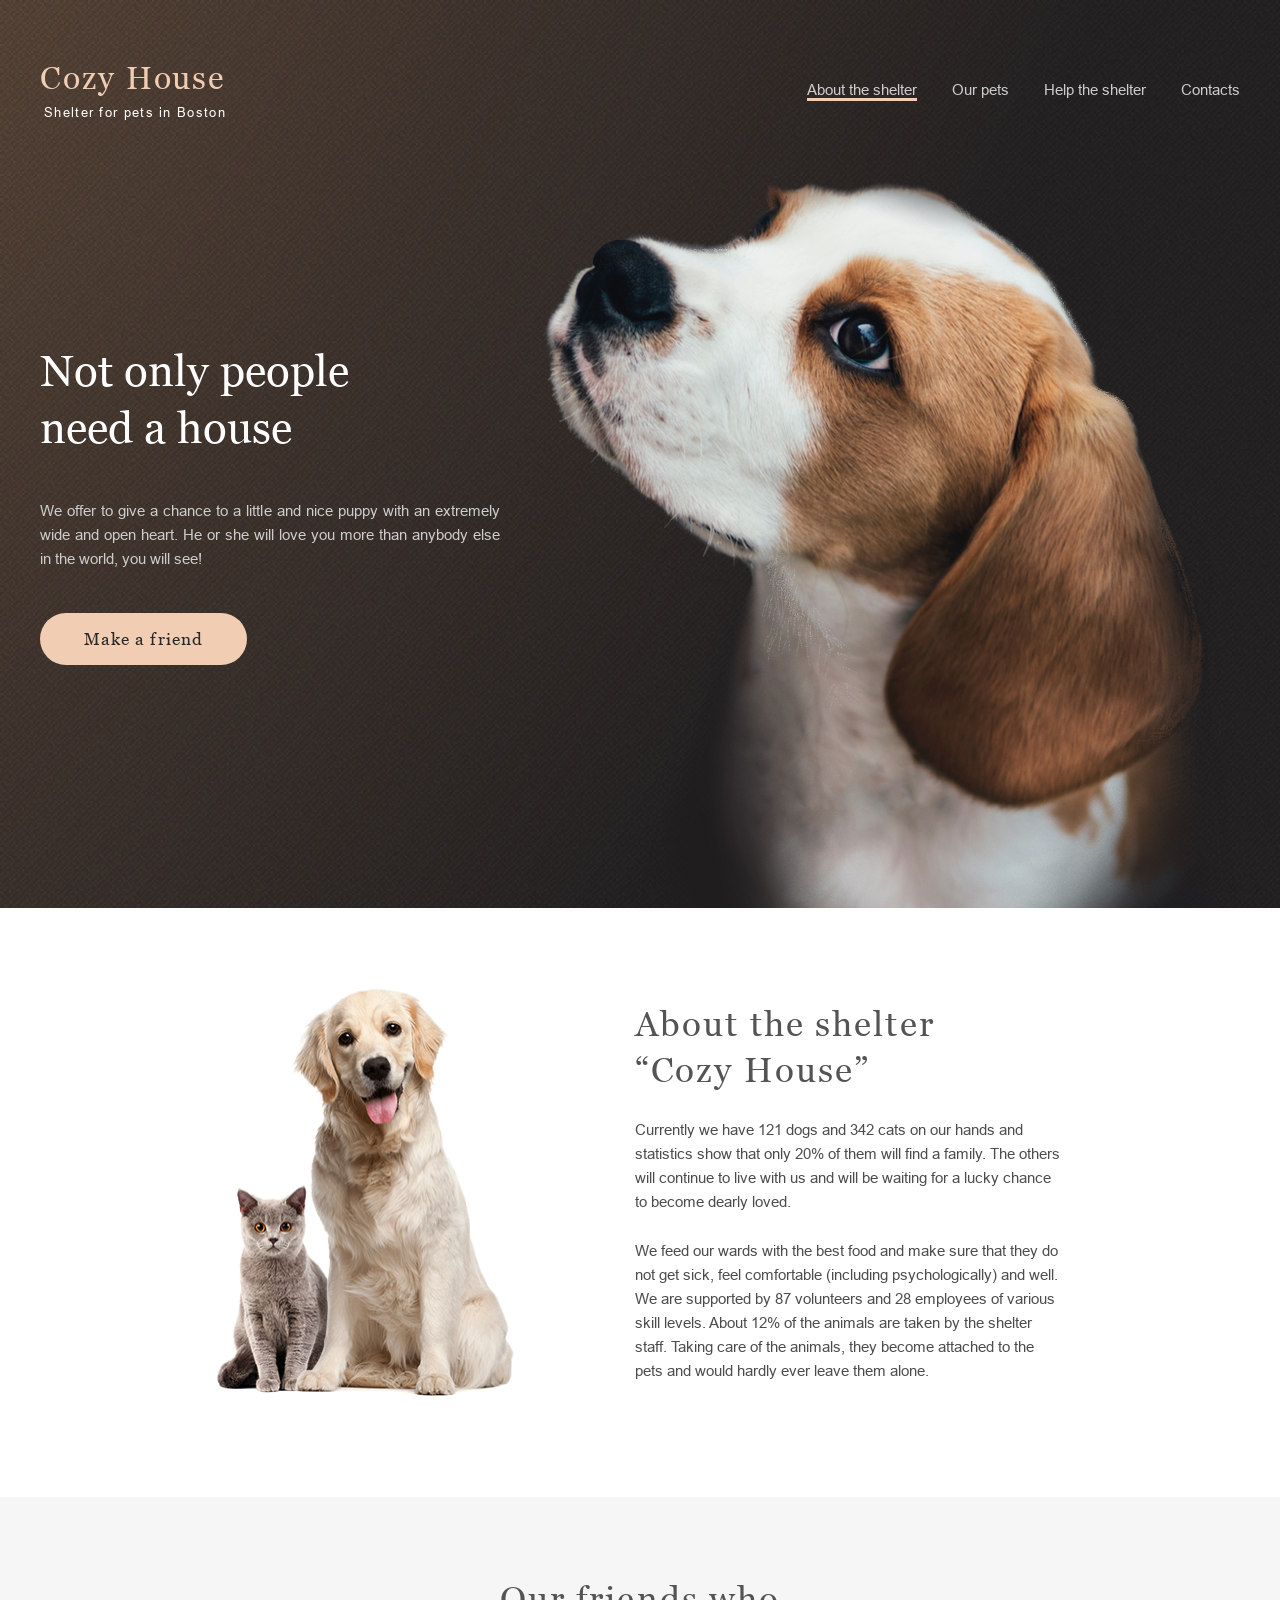
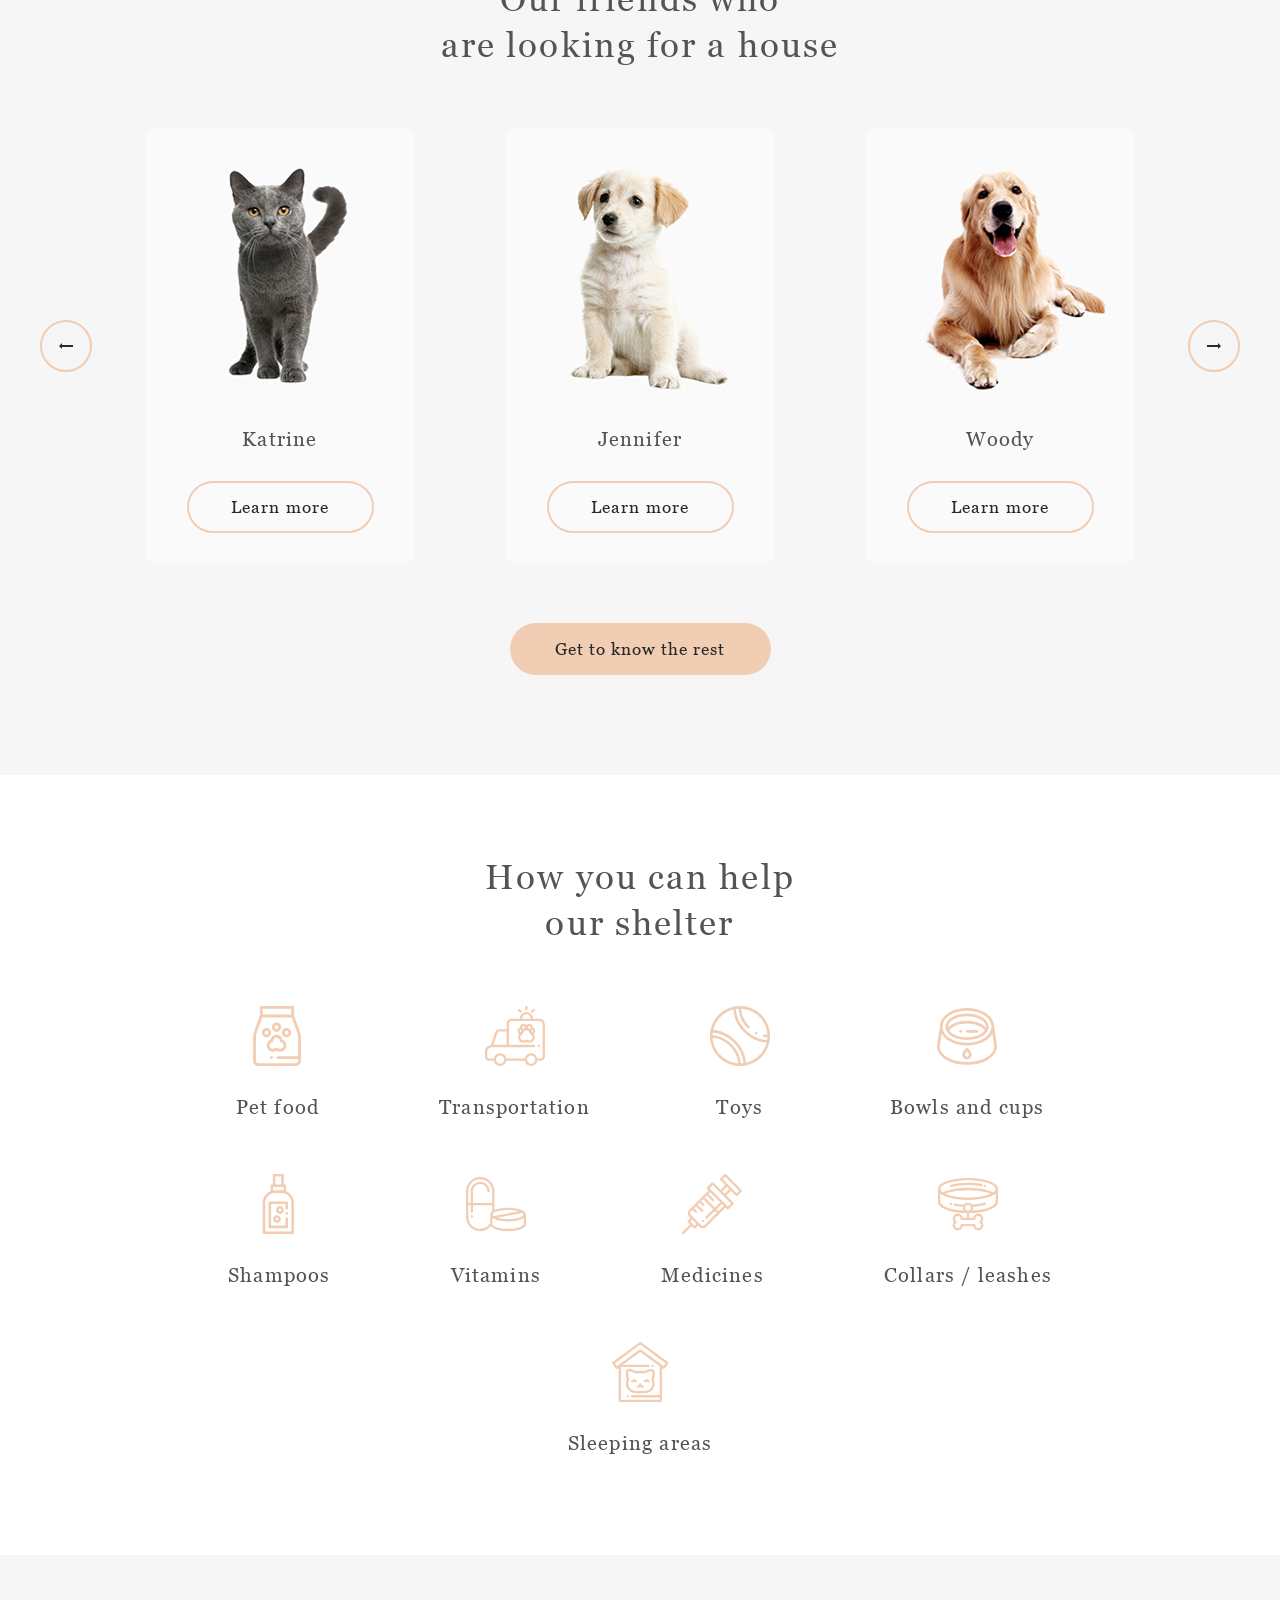
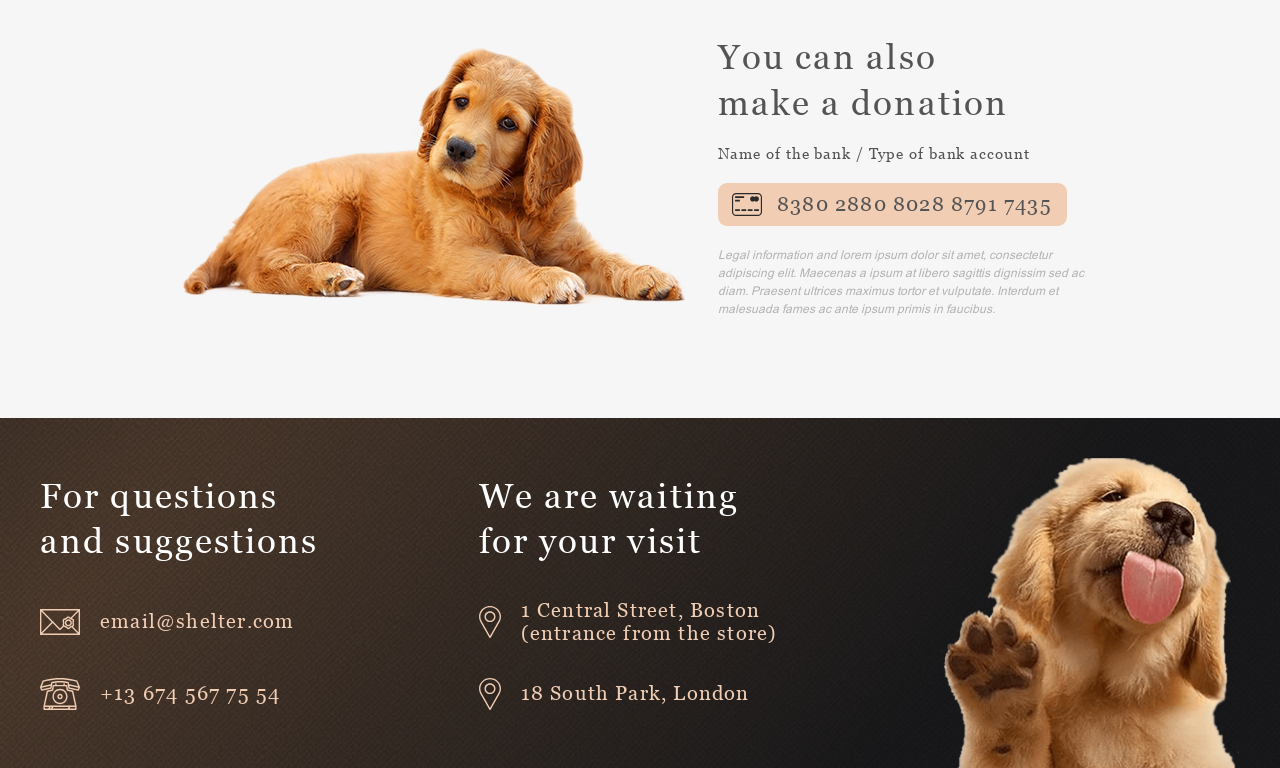
<file: pages/main/index.html>
<!DOCTYPE html>
<html lang="en">
<head>
  <meta charset="UTF-8">
  <meta http-equiv="X-UA-Compatible" content="IE=edge">
  <meta name="viewport" content="width=device-width, initial-scale=1.0">
  <title>Shelter</title>
  <link rel="stylesheet" href="../../vendor/normalize.css">
  <link rel="stylesheet" href="style.css">
</head>
<body>
  <div class="page">
      <header class="header" id="header">
        <div class="wrapper header__wrapper">
         <div class="logo">
          <a href="#" class="logo__link">
            <h1 class="logo__title">Cozy House</h1>
            <p class="logo__subtitle">Shelter for pets in Boston</p>
          </a>
        </div>  
        <a href="#">
          <div class="burger">
            <span class="burger__line"></span>
            <span class="burger__line"></span>
            <span class="burger__line"></span>
          </div>
        </a>
        <nav class="header__menu menu">
          <ul class="menu__list">
            <li><a href="#header" class="menu__link menu__link_active">About the shelter</a></li>
            <li><a href="../pets/index.html" class="menu__link">Our pets</a></li>
            <li><a href="#help" class="menu__link">Help the shelter</a></li>
            <li><a href="#footer" class="menu__link">Contacts</a></li>
          </ul>
        </nav>
        </div>
      </header>
      <main class="content">
        <section class="not-only">
          <div class="wrapper">
          <div class="content-not-only">
            <h2 class="content-not-only__title">Not only people need a house</h2>
            <p class="content-not-only__subtitle">We offer to give a chance to a little and nice puppy with an extremely wide and open heart. He or she will love you more
            than anybody else in the world, you will see!</p>
            <button class="button button_primary">
              <a href="#our-friends" class="button__link">Make a friend</a>
            </button>
            
          </div>
          <div class="not-only__image"></div>
          </div>
        </section>
        <section id="about" class="about">
          <div class="wrapper">
          <img src="../../assets/images/about-pets.png" alt="about-pet" class="about__image">
          <article class="about-content">
            <h3 class="content__title">About the shelter<br> “Cozy House”</h3>
            <p class="about-content__text">Currently we have 121 dogs and 342 cats on our hands and statistics show that only 20% of them will find a family. The
            others will continue to live with us and will be waiting for a lucky chance to become dearly loved.</p>
            <p class="about-content__text">We feed our wards with the best food and make sure that they do not get sick, feel comfortable (including
            psychologically) and well. We are supported by 87 volunteers and 28 employees of various skill levels. About 12% of the
            animals are taken by the shelter staff. Taking care of the animals, they become attached to the pets and would hardly
            ever leave them alone.</p>
          </article>
          </div>
        </section>
        <section id="our-friends" class="our-friends">
          <div class="wrapper">
            <h3 class="content__title">Our friends who<br> are looking for a house</h3>
            <div class="slider">
              <a href="" class="slider__button_arrow" id="btn-left"><img src="../../assets/images/Arrow1.png" alt="arrow"></a>
              <div class="cards" id="cards">
                <div class="cards__item">
                  <img src="../../assets/images/pets-katrine.png" alt="Katrine" class="cards__image">
                  <h4 class="cards__title">Katrine</h4>
                  <button class="button button_secondary">
                    <a href="#Katrine" class="button__link">Learn more</a>
                  </button>
                </div>
                <div class="cards__item cards__2">
                  <img src="../../assets/images/pets-jennifer.png" alt="Jennifer" class="cards__image">
                  <h4 class="cards__title">Jennifer</h4>
                  <button class="button button_secondary">
                    <a href="#Jennifer" class="button__link">Learn more</a>
                  </button>
                </div>
                <div class="cards__item cards__3">
                  <img src="../../assets/images/pets-woody.png" alt="Woody" class="cards__image">
                  <h4 class="cards__title">Woody</h4>
                  <button class="button button_secondary">
                    <a href="#Woody" class="button__link">Learn more</a>
                  </button>
                </div>
                <div class="cards__item cards__4">
                  <img src="../../assets/images/pets-sophie.png" alt="Sophia" class="cards__image">
                  <h4 class="cards__title">Sophia</h4>
                  <button class="button button_secondary">
                    <a href="#Sophia" class="button__link">Learn more</a>
                  </button>
                </div>
                <div class="cards__item cards__5">
                  <img src="../../assets/images/pets-timmy.png" alt="Timmy" class="cards__image">
                  <h4 class="cards__title">Timmy</h4>
                  <button class="button button_secondary">
                    <a href="#Timmy" class="button__link">Learn more</a>
                  </button>
                </div>
                <div class="cards__item cards__6">
                  <img src="../../assets/images/pets-charly.png" alt="Charly" class="cards__image">
                  <h4 class="cards__title">Charly</h4>
                  <button class="button button_secondary">
                    <a href="#Charly" class="button__link">Learn more</a>
                  </button>
                </div>
                <div class="cards__item cards__7">
                  <img src="../../assets/images/pets-scarlet.png" alt="Scarlett" class="cards__image">
                  <h4 class="cards__title">Scarlett</h4>
                  <button class="button button_secondary">
                    <a href="#Scarlett" class="button__link">Learn more</a>
                  </button>
                </div>
                <div class="cards__item cards__8">
                  <img src="../../assets/images/pets-Freddie.png" alt="Freddie" class="cards__image">
                  <h4 class="cards__title">Freddie</h4>
                  <button class="button button_secondary">
                    <a href="#Freddie" class="button__link">Learn more</a>
                  </button>
                </div>
              </div>
              <a href="" class="slider__button_arrow" id="btn-right"><img src="../../assets/images/Arrow2.png" alt="arrow"></a>
            </div>
            <button class="button button_primary">
              <a href="../pets/index.html" class="button__link">Get to know the rest</a>
            </button>
          </div>
        </section>
        <section class="popups" >
          <div class="popup" id="Jennifer">
            <a href="#our-friends" class="popup__area"></a>
            <div class="popup__container">
              <a href="#our-friends" class="popup__button">&#10006;</a>
              <div class="popup__card">
                <img src="../../assets/images/pets-jennifer.png" alt="Jennifer" class="popup__image">
                <div class="popup__description description">
                  <h3 class="description__title">Jennifer</h3>
                  <div class="description__type-breed">
                    <span class="description__type">Dog</span> - 
                    <span class="description__breed">Labrador</span>
                  </div>
                  <p class="description__text">Jennifer is a sweet 2 months old Labrador that is patiently waiting to find a new forever home. This
                  girl really enjoys being able to go outside to run and play, but won't hesitate to play up a storm in the house if she
                  has all of her favorite toys.</p>
                  <ul class="description__list">
                    <li class="description__item"><span class="description__item_bold">Age: </span><span class="description__age"></span> 2 months</li>
                    <li class="description__item"><span class="description__item_bold">Inoculations: </span><span class="description__inoculations">none</span></li>
                    <li class="description__item"><span class="description__item_bold">Diseases: </span><span class="description__diseases">none</span></li>
                    <li class="description__item"><span class="description__item_bold">Parasites: </span><span class="description__parasites">none</span></li>
                  </ul>
                </div>
              </div>
            </div>
          </div>
          <div class="popup" id="Katrine">
            <a href="#our-friends" class="popup__area"></a>
            <div class="popup__container">
              <a href="#our-friends" class="popup__button">&#10006;</a>
              <div class="popup__card">
                <img src="../../assets/images/pets-katrine.png" alt="Katrine" class="popup__image">
                <div class="popup__description description">
                  <h3 class="description__title">Katrine</h3>
                  <div class="description__type-breed">
                    <span class="description__type">Cat</span> -
                    <span class="description__breed">British Shorthair</span>
                  </div>
                  <p class="description__text">Katrine is a beautiful girl. She is as soft as the finest velvet with a thick lush fur. Will love you until the last
                  breath she takes as long as you are the one. She is picky about her affection. She loves cuddles and to stretch into
                  your hands for a deeper relaxations.</p>
                  <ul class="description__list">
                    <li class="description__item"><span class="description__item_bold">Age: </span><span class="description__age"></span> 6 months</li>
                    <li class="description__item"><span class="description__item_bold">Inoculations: </span><span class="description__inoculations">panleukopenia</span></li>
                    <li class="description__item"><span class="description__item_bold">Diseases: </span><span class="description__diseases">none</span></li>
                    <li class="description__item"><span class="description__item_bold">Parasites: </span><span class="description__parasites">none</span></li>
                  </ul>
                </div>
              </div>
            </div>
          </div>
          <div class="popup" id="Woody">
            <a href="#our-friends" class="popup__area"></a>
            <div class="popup__container">
              <a href="#our-friends" class="popup__button">&#10006;</a>
              <div class="popup__card">
                <img src="../../assets/images/pets-woody.png" alt="Woody" class="popup__image">
                <div class="popup__description description">
                  <h3 class="description__title">Woody</h3>
                  <div class="description__type-breed">
                    <span class="description__type">Dog</span> -
                    <span class="description__breed">Golden Retriever</span>
                  </div>
                  <p class="description__text">Woody is a handsome 3 1/2 year old boy. Woody does know basic commands and is a smart pup. Since he is on the stronger
                  side, he will learn a lot from your training. Woody will be happier when he finds a new family that can spend a lot of
                  time with him.</p>
                  <ul class="description__list">
                    <li class="description__item"><span class="description__item_bold">Age: </span><span class="description__age"></span> 3 years 6 months</li>
                    <li class="description__item"><span class="description__item_bold">Inoculations: </span><span class="description__inoculations">adenovirus, distemper</span></li>
                    <li class="description__item"><span class="description__item_bold">Diseases: </span><span class="description__diseases">right back leg mobility reduced</span></li>
                    <li class="description__item"><span class="description__item_bold">Parasites: </span><span class="description__parasites">none</span></li>
                  </ul>
                </div>
              </div>
            </div>
          </div>
        </section>
        <section id="help" class="help">
          <div class="wrapper">
          <h3 class="content__title">How you can help<br> our shelter</h3>
            <ul class="list">
              <li class="list__item">
                <img src="../../assets/icons/icon-pet-food.svg" alt="pet-food-icon" class="list__icon">
                <h4 class="list__title">Pet food</h4>
              </li>
              <li class="list__item">
                <img src="../../assets/icons/icon-transportation.svg" alt="transportation-icon" class="list__icon">
                <h4 class="list__title">Transportation</h4>
              </li>
              <li class="list__item">
                <img src="../../assets/icons/icon-toys.svg" alt="toys-icon" class="list__icon">
                <h4 class="list__title">Toys</h4>
              </li>
              <li class="list__item">
                <img src="../../assets/icons/icon-bowls-and-cups.svg" alt="bowls-and-cups-icon" class="list__icon">
                <h4 class="list__title">Bowls and cups</h4>
              </li>
              <li class="list__item">
                <img src="../../assets/icons/icon-shampoos.svg" alt="shampoos-icon" class="list__icon">
                <h4 class="list__title">Shampoos</h4>
              </li>
              <li class="list__item">
                <img src="../../assets/icons/icon-vitamins.svg" alt="vitamins-icon" class="list__icon">
                <h4 class="list__title">Vitamins</h4>
              </li>
              <li class="list__item">
                <img src="../../assets/icons/icon-medicines.svg" alt="medicines-icon" class="list__icon">
                <h4 class="list__title">Medicines</h4>
              </li>
              <li class="list__item">
                <img src="../../assets/icons/icon-collars-leashes.svg" alt="collars-leashes-icon" class="list__icon">
                <h4 class="list__title">Collars / leashes</h4>
              </li>
              <li class="list__item">
                <img src="../../assets/icons/icon-sleeping-area.svg" alt="sleeping-area-icon" class="list__icon">
                <h4 class="list__title">Sleeping areas</h4>
              </li>
            </ul>
            </div>
        </section>
        <section class="in-addition">
          <div class="wrapper">
          <img src="../../assets/images/donation-dog.png" alt="donation-dog" class="in-addition__image">
          <div class="content-in-addition">
            <h3 class="content__title">You can also<br> make a donation</h3>
            <p class="content__subtitle">Name of the bank / Type of bank account</p>
            <div class="credit-card">
              <img src="../../assets/icons/credit-card.svg" alt="credit-card-icon" class="credit-card__icon">
              <a href="#" class="credit-card__number">8380 2880 8028 8791 7435</a>
            </div>
            <p class="content-in-addition__text">Legal information and lorem ipsum dolor sit amet, consectetur adipiscing elit. Maecenas a ipsum at libero sagittis
            dignissim sed ac diam. Praesent ultrices maximus tortor et vulputate. Interdum et malesuada fames ac ante ipsum primis
            in faucibus.</p>
          </div>
          </div>
        </section>
      </main>
      <footer id="footer" class="footer">
        <div class="wrapper">
        <div class="footer-content">
          <h3 class="content__title">For questions and suggestions</h3>
          <a href="mailto:email@shelter.com" class="footer-contact">
            <img src="../../assets/icons/icon-email.svg" alt="email-icon" class="footer-contact__icon">
            <h4 class="footer-contact__text">email@shelter.com</h4>
          </a>
          <a href="tel:+136745677554" class="footer-contact">
            <img src="../../assets/icons/icon-phone.svg" alt="phone-icon" class="footer-contact__icon">
            <h4 class="footer-contact__text">+13 674 567 75 54</h4>
          </a>
        </div>
        <div class="footer-content">
          <h3 class="content__title">We are waiting for your visit</h3>
          <a target="blank" href="https://www.google.com/maps/place/1+Central+St/@42.3803119,-71.0692617,15.28z/data=!4m6!1m2!2m1!1s1+Central+Street,+Boston!3m2!1s0x89e370868bc2ce7b:0x82fa7db94f5fea9e!15sChgxIENlbnRyYWwgU3RyZWV0LCBCb3N0b26SARBnZW9jb2RlZF9hZGRyZXNz" class="footer-contact footer-contact_address">
            <img src="../../assets/icons/icon-marker.svg" alt="marker-icon" class="footer-contact__icon">
            <h4 class="footer-contact__text">1 Central Street, Boston <br>(entrance from the store)</h4>
          </a>
          <a target="blank" href="https://www.google.com/maps/place/South+Park+Court,+18+S+Park+Rd,+London+SW19+8TD,+%D0%92%D0%B5%D0%BB%D0%B8%D0%BA%D0%BE%D0%B1%D1%80%D0%B8%D1%82%D0%B0%D0%BD%D0%B8%D1%8F/@51.472035,-0.1662296,12.51z/data=!4m9!1m2!2m1!1s18+South+Park,+London!3m5!1s0x487608baa7401b31:0x18e66d9fcd2f7d77!8m2!3d51.4202685!4d-0.2001799!15sChUxOCBTb3V0aCBQYXJrLCBMb25kb26SARFjb21wb3VuZF9idWlsZGluZw" class="footer-contact footer-contact_address">
            <img src="../../assets/icons/icon-marker.svg" alt="marker-icon" class="footer-contact__icon">
            <h4 class="footer-contact__text">18 South Park, London</h4>
          </a>
        </div>
        <div class="footer__image"></div>
        </div>
      </footer>
  </div>
  <script src="script.js"></script>
</body>
</html>
</file>
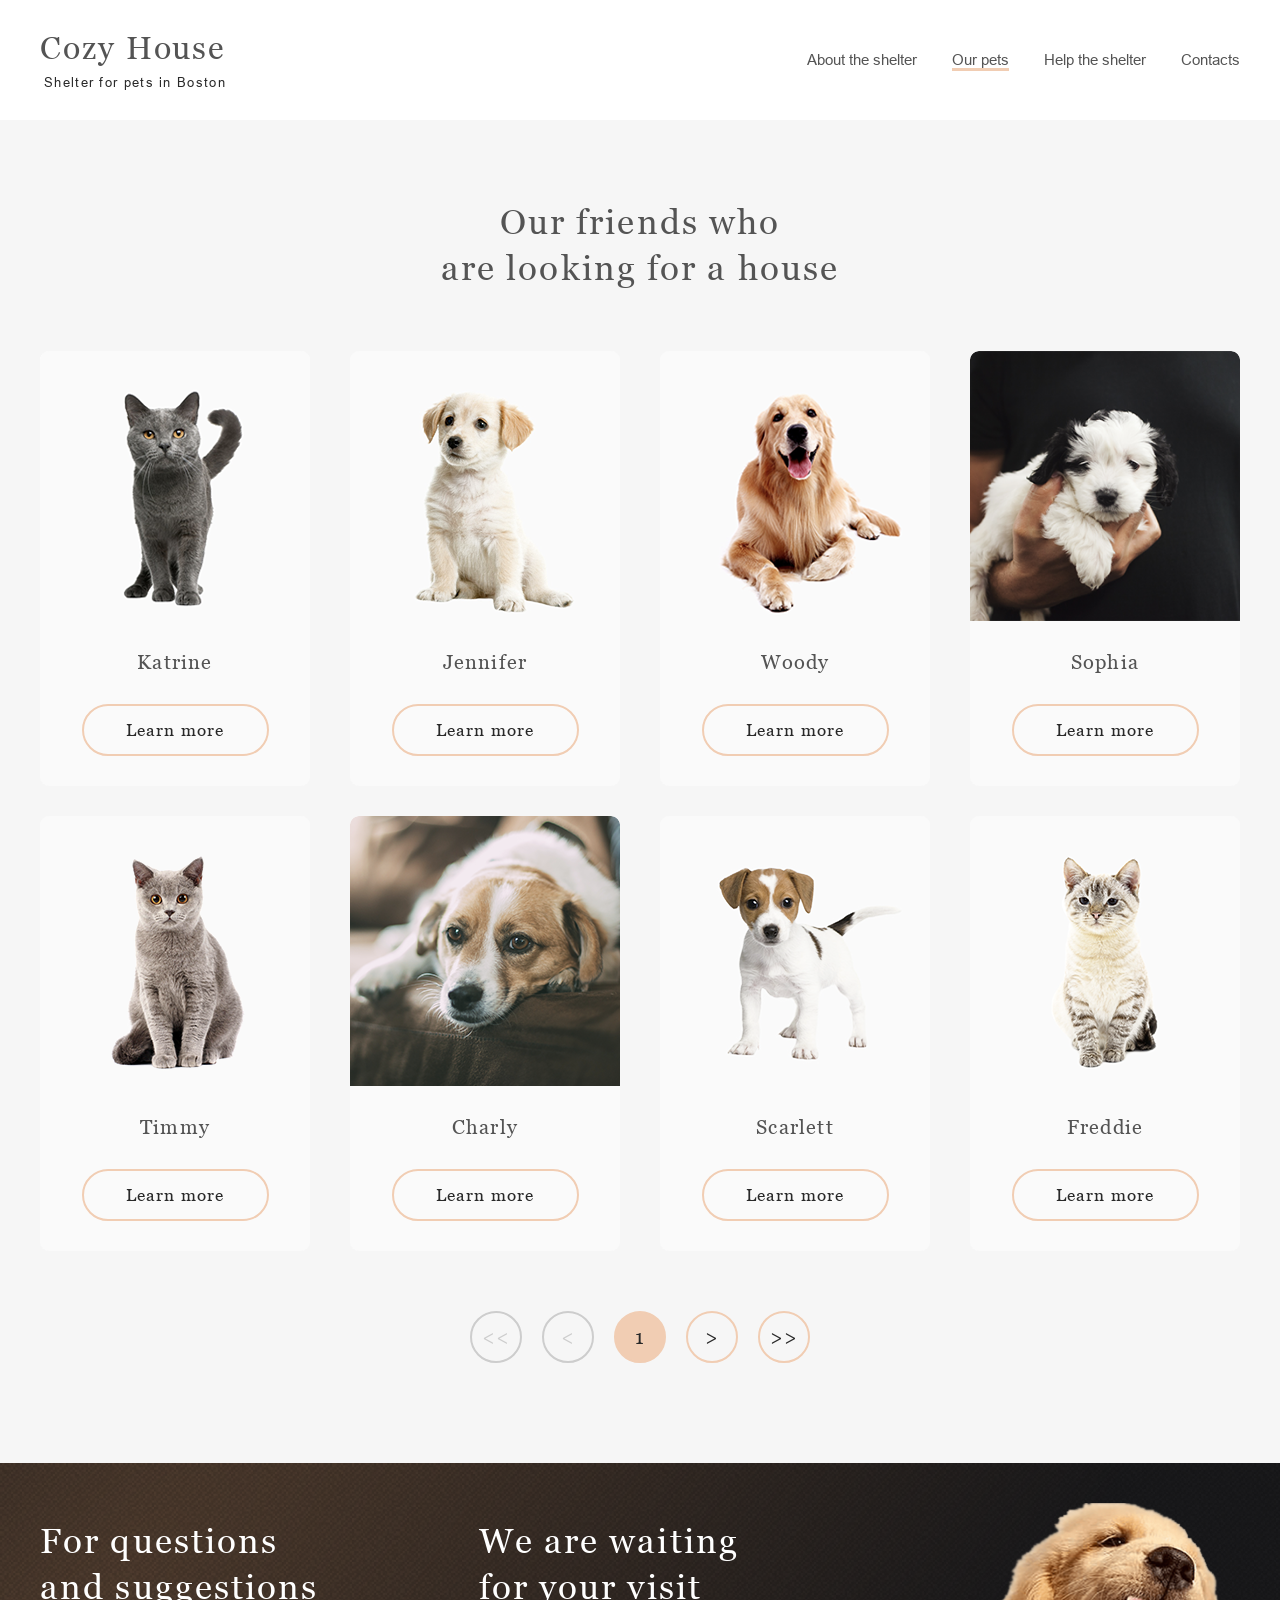
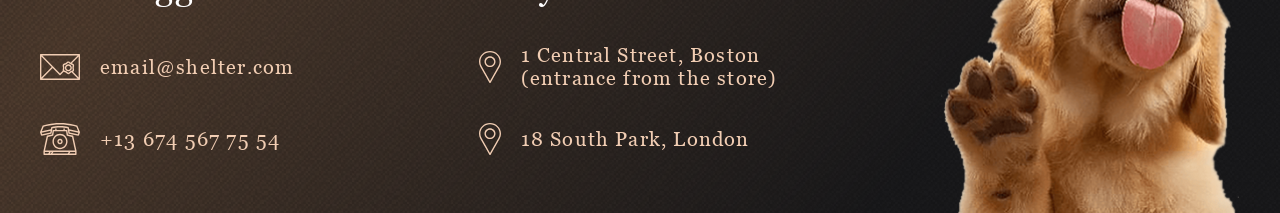
<file: pages/pets/index.html>
<!DOCTYPE html>
<html lang="en">
<head>
  <meta charset="UTF-8">
  <meta http-equiv="X-UA-Compatible" content="IE=edge">
  <meta name="viewport" content="width=device-width, initial-scale=1.0">
  <title>Our pets</title>
  <link rel="stylesheet" href="../../vendor/normalize.css">
  <link rel="stylesheet" href="style.css">
</head>
<body>
  <div class="page">
    <header class="header" id="header">
      <div class="wrapper header__wrapper">
        <div class="logo">
          <a href="../main/index.html" class="logo__link">
            <h1 class="logo__title">Cozy House</h1>
            <p class="logo__subtitle">Shelter for pets in Boston</p>
          </a>
        </div>
      <a href="#">
        <div class="burger">
          <span class="burger__line"></span>
          <span class="burger__line"></span>
          <span class="burger__line"></span>
        </div>
      </a>
      <nav class="header__menu menu">
        <ul class="menu__list">
          <li><a href="../main/index.html" class="menu__link">About the shelter</a></li>
          <li><a href="#" class="menu__link menu__link_active">Our pets</a></li>
          <li><a href="../main/index.html#help" class="menu__link">Help the shelter</a></li>
          <li><a href="#footer" class="menu__link">Contacts</a></li>
        </ul>
      </nav>
      </div>
    </header>
    <main class="content">
      <section class="our-friends">
        <div class="wrapper">
        <h3 class="content__title">Our friends who<br>are looking for a house</h3>
        <div class="cards">
          <div class="cards__item">
            <img src="../../assets/images/pets-katrine.png" alt="Katrine" class="cards__image">
            <h4 class="cards__title">Katrine</h4>
            <button class="button button_secondary">
              <a href="#Katrine" class="button__link">Learn more</a>
            </button>
          </div>
          <div class="cards__item">
            <img src="../../assets/images/pets-jennifer.png" alt="Jennifer" class="cards__image">
            <h4 class="cards__title">Jennifer</h4>
            <button class="button button_secondary">
              <a href="#Jennifer" class="button__link popup__link">Learn more</a>
            </button>
          </div>
          <div class="cards__item">
            <img src="../../assets/images/pets-woody.png" alt="Woody" class="cards__image">
            <h4 class="cards__title">Woody</h4>
            <button class="button button_secondary">
              <a href="#Woody" class="button__link">Learn more</a>
            </button>
          </div>
          <div class="cards__item cards__4">
            <img src="../../assets/images/pets-sophie.png" alt="Sophia" class="cards__image">
            <h4 class="cards__title">Sophia</h4>
            <button class="button button_secondary">
              <a href="#Sophia" class="button__link">Learn more</a>
            </button>
          </div>
          <div class="cards__item cards__5">
            <img src="../../assets/images/pets-timmy.png" alt="Timmy" class="cards__image">
            <h4 class="cards__title">Timmy</h4>
            <button class="button button_secondary">
              <a href="#Timmy" class="button__link">Learn more</a>
            </button>
          </div>
          <div class="cards__item cards__6">
            <img src="../../assets/images/pets-charly.png" alt="Charly" class="cards__image">
            <h4 class="cards__title">Charly</h4>
            <button class="button button_secondary">
              <a href="#Charly" class="button__link">Learn more</a>
            </button>
          </div>
          <div class="cards__item cards__7">
            <img src="../../assets/images/pets-scarlet.png" alt="Scarlett" class="cards__image">
            <h4 class="cards__title">Scarlett</h4>
            <button class="button button_secondary">
              <a href="#Scarlett" class="button__link">Learn more</a>
            </button>
          </div>
          <div class="cards__item cards__8">
            <img src="../../assets/images/pets-Freddie.png" alt="Freddie" class="cards__image">
            <h4 class="cards__title">Freddie</h4>
            <button class="button button_secondary">
              <a href="#Freddie" class="button__link">Learn more</a>
            </button>
          </div>
        </div>
        <nav class="navigation">
          <ul class="navigation__menu">
            <li class="navigation__li"><a class="navigation__link our-friends__button-first navigation__link_disabled"><<</a></li>
            <li class="navigation__li"><a class="navigation__link our-friends__button-left navigation__link_disabled"><</a></li>
            <li class="navigation__li"><a class="navigation__link our-friends__button-number navigation__link_enabled">1</a></li>
            <li class="navigation__li"><a href="#" class="navigation__link our-friends__button-right">></a></li>
            <li class="navigation__li"><a href="#" class="navigation__link our-friends__button-last">>></a></li>
          </ul>
        </nav>
        </div>
      </section>
      <section class="popups" >
        <div class="popup" id="Jennifer">
          <a href="#header" class="popup__area"></a>
          <div class="popup__container">
            <a href="#header" class="popup__button">&#10006;</a>
            <div class="popup__card">
              <img src="../../assets/images/pets-jennifer.png" alt="Jennifer" class="popup__image">
              <div class="popup__description description">
                <h3 class="description__title">Jennifer</h3>
                <div class="description__type-breed">
                  <span class="description__type">Dog</span> - 
                  <span class="description__breed">Labrador</span>
                </div>
                <p class="description__text">Jennifer is a sweet 2 months old Labrador that is patiently waiting to find a new forever home. This
                girl really enjoys being able to go outside to run and play, but won't hesitate to play up a storm in the house if she
                has all of her favorite toys.</p>
                <ul class="description__list">
                  <li class="description__item"><span class="description__item_bold">Age: </span><span class="description__age"></span> 2 months</li>
                  <li class="description__item"><span class="description__item_bold">Inoculations: </span><span class="description__inoculations">none</span></li>
                  <li class="description__item"><span class="description__item_bold">Diseases: </span><span class="description__diseases">none</span></li>
                  <li class="description__item"><span class="description__item_bold">Parasites: </span><span class="description__parasites">none</span></li>
                </ul>
              </div>
            </div>
          </div>
        </div>
        <div class="popup" id="Katrine">
          <a href="#header" class="popup__area"></a>
          <div class="popup__container">
            <a href="#header" class="popup__button">&#10006;</a>
            <div class="popup__card">
              <img src="../../assets/images/pets-katrine.png" alt="Katrine" class="popup__image">
              <div class="popup__description description">
                <h3 class="description__title">Katrine</h3>
                <div class="description__type-breed">
                  <span class="description__type">Cat</span> -
                  <span class="description__breed">British Shorthair</span>
                </div>
                <p class="description__text">Katrine is a beautiful girl. She is as soft as the finest velvet with a thick lush fur. Will love you until the last
                breath she takes as long as you are the one. She is picky about her affection. She loves cuddles and to stretch into
                your hands for a deeper relaxations.</p>
                <ul class="description__list">
                  <li class="description__item"><span class="description__item_bold">Age: </span><span class="description__age"></span> 6 months</li>
                  <li class="description__item"><span class="description__item_bold">Inoculations: </span><span class="description__inoculations">panleukopenia</span></li>
                  <li class="description__item"><span class="description__item_bold">Diseases: </span><span class="description__diseases">none</span></li>
                  <li class="description__item"><span class="description__item_bold">Parasites: </span><span class="description__parasites">none</span></li>
                </ul>
              </div>
            </div>
          </div>
        </div>
        <div class="popup" id="Woody">
          <a href="#header" class="popup__area"></a>
          <div class="popup__container">
            <a href="#header" class="popup__button">&#10006;</a>
            <div class="popup__card">
              <img src="../../assets/images/pets-woody.png" alt="Woody" class="popup__image">
              <div class="popup__description description">
                <h3 class="description__title">Woody</h3>
                <div class="description__type-breed">
                  <span class="description__type">Dog</span> -
                  <span class="description__breed">Golden Retriever</span>
                </div>
                <p class="description__text">Woody is a handsome 3 1/2 year old boy. Woody does know basic commands and is a smart pup. Since he is on the stronger
                side, he will learn a lot from your training. Woody will be happier when he finds a new family that can spend a lot of
                time with him.</p>
                <ul class="description__list">
                  <li class="description__item"><span class="description__item_bold">Age: </span><span class="description__age"></span> 3 years 6 months</li>
                  <li class="description__item"><span class="description__item_bold">Inoculations: </span><span class="description__inoculations">adenovirus, distemper</span></li>
                  <li class="description__item"><span class="description__item_bold">Diseases: </span><span class="description__diseases">right back leg mobility reduced</span></li>
                  <li class="description__item"><span class="description__item_bold">Parasites: </span><span class="description__parasites">none</span></li>
                </ul>
              </div>
            </div>
          </div>
        </div>
        <div class="popup" id="Sophia">
          <a href="#header" class="popup__area"></a>
          <div class="popup__container">
            <a href="#header" class="popup__button">&#10006;</a>
            <div class="popup__card">
              <img src="../../assets/images/pets-sophie.png" alt="Sophia" class="popup__image">
              <div class="popup__description description">
                <h3 class="description__title">Sophia</h3>
                <div class="description__type-breed">
                  <span class="description__type">Dog</span> -
                  <span class="description__breed">Shih tzu</span>
                </div>
                <p class="description__text">Sophia here and I'm looking for my forever home to live out the best years of my life. I am full of energy. Everyday I'm
                learning new things, like how to walk on a leash, go potty outside, bark and play with toys and I still need some
                practice.</p>
                <ul class="description__list">
                  <li class="description__item"><span class="description__item_bold">Age: </span><span class="description__age"></span>1 month</li>
                  <li class="description__item"><span class="description__item_bold">Inoculations: </span><span class="description__inoculations">parvovirus</span></li>
                  <li class="description__item"><span class="description__item_bold">Diseases: </span><span class="description__diseases">none</span></li>
                  <li class="description__item"><span class="description__item_bold">Parasites: </span><span class="description__parasites">none</span></li>
                </ul>
              </div>
            </div>
          </div>
        </div>
        <div class="popup" id="Timmy">
          <a href="#header" class="popup__area"></a>
          <div class="popup__container">
            <a href="#header" class="popup__button">&#10006;</a>
            <div class="popup__card">
              <img src="../../assets/images/pets-timmy.png" alt="Timmy" class="popup__image">
              <div class="popup__description description">
                <h3 class="description__title">Timmy</h3>
                <div class="description__type-breed">
                  <span class="description__type">Cat</span> -
                  <span class="description__breed">British Shorthair</span>
                </div>
                <p class="description__text">Timmy is an adorable grey british shorthair male. He loves to play and snuggle. He is neutered and up to date on age
                appropriate vaccinations. He can be chatty and enjoys being held. Timmy has a lot to say and wants a person to share his
                thoughts with.</p>
                <ul class="description__list">
                  <li class="description__item"><span class="description__item_bold">Age: </span><span
                      class="description__age"></span>2 years 3 months</li>
                  <li class="description__item"><span class="description__item_bold">Inoculations: </span><span
                      class="description__inoculations">calicivirus, viral rhinotracheitis</span></li>
                  <li class="description__item"><span class="description__item_bold">Diseases: </span><span
                      class="description__diseases">kidney stones</span></li>
                  <li class="description__item"><span class="description__item_bold">Parasites: </span><span
                      class="description__parasites">none</span></li>
                </ul>
              </div>
            </div>
          </div>
        </div>
        <div class="popup" id="Charly">
          <a href="#header" class="popup__area"></a>
          <div class="popup__container">
            <a href="#header" class="popup__button">&#10006;</a>
            <div class="popup__card">
              <img src="../../assets/images/pets-charly.png" alt="Charly" class="popup__image">
              <div class="popup__description description">
                <h3 class="description__title">Charly</h3>
                <div class="description__type-breed">
                  <span class="description__type">Dog</span> -
                  <span class="description__breed">Russell Terrier</span>
                </div>
                <p class="description__text">This cute boy, Charly, is three years old and he likes adults and kids. He isn’t fond of many other dogs, so he might do
                best in a single dog home. Charly has lots of energy, and loves to run and play. We think a fenced yard would make him
                very happy.</p>
                <ul class="description__list">
                  <li class="description__item"><span class="description__item_bold">Age: </span><span class="description__age"></span>8 years</li>
                  <li class="description__item"><span class="description__item_bold">Inoculations: </span><span class="description__inoculations">bordetella bronchiseptica, leptospirosis</span></li>
                  <li class="description__item"><span class="description__item_bold">Diseases: </span><span class="description__diseases">deafness, blindness</span></li>
                  <li class="description__item"><span class="description__item_bold">Parasites: </span><span class="description__parasites">lice, fleas</span></li>
                </ul>
              </div>
            </div>
          </div>
        </div>
        <div class="popup" id="Scarlett">
          <a href="#header" class="popup__area"></a>
          <div class="popup__container">
            <a href="#header" class="popup__button">&#10006;</a>
            <div class="popup__card">
              <img src="../../assets/images/pets-scarlet.png" alt="Scarlett" class="popup__image">
              <div class="popup__description description">
                <h3 class="description__title">Scarlett</h3>
                <div class="description__type-breed">
                  <span class="description__type">Dog</span> -
                  <span class="description__breed">Jack Russell Terrier</span>
                </div>
                <p class="description__text">Scarlett is a happy, playful girl who will make you laugh and smile. She forms a bond quickly and will make a loyal
                companion and a wonderful family dog or a good companion for a single individual too since she likes to hang out and be
                with her human.</p>
                <ul class="description__list">
                  <li class="description__item"><span class="description__item_bold">Age: </span><span class="description__age"></span>3 months</li>
                  <li class="description__item"><span class="description__item_bold">Inoculations: </span><span class="description__inoculations">parainfluenza</span></li>
                  <li class="description__item"><span class="description__item_bold">Diseases: </span><span class="description__diseases">none</span></li>
                  <li class="description__item"><span class="description__item_bold">Parasites: </span><span class="description__parasites">none</span></li>
                </ul>
              </div>
            </div>
          </div>
        </div>
        <div class="popup" id="Freddie">
          <a href="#header" class="popup__area"></a>
          <div class="popup__container">
            <a href="#header" class="popup__button">&#10006;</a>
            <div class="popup__card">
              <img src="../../assets/images/pets-Freddie.png" alt="Freddie" class="popup__image">
              <div class="popup__description description">
                <h3 class="description__title">Freddie</h3>
                <div class="description__type-breed">
                  <span class="description__type">Cat</span> -
                  <span class="description__breed">British Shorthair</span>
                </div>
                <p class="description__text">Freddie is a little shy at first, but very sweet when he warms up. He likes playing with shoe strings and bottle caps.
                He is quick to learn the rhythms of his human’s daily life. Freddie has bounced around a lot in his life, and is looking
                to find his forever home.</p>
                <ul class="description__list">
                  <li class="description__item"><span class="description__item_bold">Age: </span><span
                      class="description__age"></span>2 months</li>
                  <li class="description__item"><span class="description__item_bold">Inoculations: </span><span
                      class="description__inoculations">rabies</span></li>
                  <li class="description__item"><span class="description__item_bold">Diseases: </span><span
                      class="description__diseases">none</span></li>
                  <li class="description__item"><span class="description__item_bold">Parasites: </span><span
                      class="description__parasites">none</span></li>
                </ul>
              </div>
            </div>
          </div>
        </div>
      </section>
    </main>
    <footer id="footer" class="footer">
      <div class="wrapper">
      <div class="footer-content">
        <h3 class="content__title">For questions and suggestions</h3>
        <a href="mailto:email@shelter.com" class="footer-contact">
          <img src="../../assets/icons/icon-email.svg" alt="email-icon" class="footer-contact__icon">
          <h4 class="footer-contact__text">email@shelter.com</h4>
        </a>
        <a href="tel:+136745677554" class="footer-contact">
          <img src="../../assets/icons/icon-phone.svg" alt="phone-icon" class="footer-contact__icon">
          <h4 class="footer-contact__text">+13 674 567 75 54</h4>
        </a>
      </div>
      <div class="footer-content">
        <h3 class="content__title">We are waiting for your visit</h3>
        <a target="blank"
          href="https://www.google.com/maps/place/1+Central+St/@42.3803119,-71.0692617,15.28z/data=!4m6!1m2!2m1!1s1+Central+Street,+Boston!3m2!1s0x89e370868bc2ce7b:0x82fa7db94f5fea9e!15sChgxIENlbnRyYWwgU3RyZWV0LCBCb3N0b26SARBnZW9jb2RlZF9hZGRyZXNz"
          class="footer-contact footer-contact_address">
          <img src="../../assets/icons/icon-marker.svg" alt="marker-icon" class="footer-contact__icon">
          <h4 class="footer-contact__text">1 Central Street, Boston <br>(entrance from the store)</h4>
        </a>
        <a target="blank"
          href="https://www.google.com/maps/place/South+Park+Court,+18+S+Park+Rd,+London+SW19+8TD,+%D0%92%D0%B5%D0%BB%D0%B8%D0%BA%D0%BE%D0%B1%D1%80%D0%B8%D1%82%D0%B0%D0%BD%D0%B8%D1%8F/@51.472035,-0.1662296,12.51z/data=!4m9!1m2!2m1!1s18+South+Park,+London!3m5!1s0x487608baa7401b31:0x18e66d9fcd2f7d77!8m2!3d51.4202685!4d-0.2001799!15sChUxOCBTb3V0aCBQYXJrLCBMb25kb26SARFjb21wb3VuZF9idWlsZGluZw"
          class="footer-contact footer-contact_address">
          <img src="../../assets/icons/icon-marker.svg" alt="marker-icon" class="footer-contact__icon">
          <h4 class="footer-contact__text">18 South Park, London</h4>
        </a>
      </div>
      <div class="footer__image"></div>
      </div>
    </footer>
  </div>
  <script src="script.js"></script>
</body>
</html>
</file>
<file: pages/main/style.css>
/* Подключение шрифтов */

@font-face {
  font-family: 'Georgia Regular';
  src: url('../../assets/fonts/Georgia.woff') format('woff'),
       url('../../assets/fonts/georgia.ttf') format('truetype');
  font-weight: normal;
  font-style: normal;
}

@font-face {
  font-family: 'Arial';
  src: url('../../assets/fonts/ArialMT.woff2') format('woff2'),
    url('../../assets/fonts/ArialMT.woff') format('woff'),
    url('../../assets/fonts/ArialMT.ttf') format('truetype');
  font-weight: 400;
  font-style: normal;
}

/* Анимация лого */

@keyframes logo {
  0% {
    opacity: 0;
  }
  100% {
    opacity: 100;
  }
}

@keyframes move-left {
  from {
    left: 0px;
  }
  to {
    left: 1260px;
  }
}

@keyframes move-right {
  from {
    left: 1260px;
  }
  to {
    left: 0px;
  }
}


.popup-opened {
  overflow: hidden;
}

.transition-left {
  animation-name: move-left;
  animation-duration: 2s;
}

.transition-right {
  animation-name: move-right;
  animation-duration: 2s;
}

html {
  font-size: 10px;
}



.page {
  font-family: 'Georgia Regular', 'Arial', serif;
}

/* header */

.header__wrapper {
  height: 60px;
  max-width: 1200px;
  margin: 0 auto;
  padding: 60px 40px;
  display: flex;
  justify-content: space-between;
  align-items: center;
}

.header .open {
  right: 0px;
}

.logo {
  min-width: 184px;
}

.logo__link {
  text-decoration: none;
}

.logo__title {
  font-size: 3.2rem;
  line-height: 110%;
  font-weight: 400;
  color: #F1CDB3;
  margin: 0;
  padding-bottom: 10px;
  letter-spacing: 0.06em;
}

.logo__subtitle {
  font-size: 1.3rem;
  line-height: 100%;
  color: #FFFFFF;
  font-weight: 400;
  margin: 0;
  padding-left: 4px;
  font-family: 'Arial', sans-serif;
  letter-spacing: 0.1em;
}

.menu__list {
  list-style: none;
  display: flex;
  padding: 0;
  font-family: 'Arial', sans-serif;
  gap: 35px;
}

.menu__link {
  text-decoration: none;
  color: #CDCDCD;
  font-weight: 400;
  font-size: 1.5rem;
  line-height: 160%;
}

.menu__link:hover {
  color: #FAFAFA;
}

.menu__link_active {
  border-bottom: 3px solid #F1CDB3;;
}

.burger {
  position: relative;
  z-index: 3;

}

.burger__line {
  height: 2px;
  width: 30px;
  background-color: #F1CDB3;
  display: block;
  margin: 8px auto;
  transition: all 0.3s ease-in-out;
}

/* not-only */

.not-only {
  background-image: url(../../assets/images/start-screen-gradient-background.png);
  margin-top: -180px;
  background-repeat: no-repeat;
  background-size: cover;
}

.not-only .wrapper {
  height: 908px;
  width: 1200px;
  padding: 0 40px;
  display: flex;
  justify-content: space-between;
  margin: 0 auto;

}


.content-not-only {
  width: 460px;
  padding-bottom: 243px;
  align-self: flex-end;
}

.content-not-only__title {
  font-size: 4.4rem;
  line-height: 130%;
  font-weight: 400;
  color: #FFFFFF;
  padding: 0;
  margin: 0;
  width: 67.391%;
}

.content-not-only__subtitle {
  padding: 42px 0;
  margin: 0;
  font-size: 1.5rem;
  line-height: 160%;
  font-weight: 400;
  color: #CDCDCD;
  text-align: justify;
  font-family: 'Arial', sans-serif;
  letter-spacing: 0.001em;
}

.button {
  border-radius: 100px;
  height: 52px;
  box-sizing: border-box;
  border: 0;
}

.button__link {
  text-decoration: none;
  Font-size: 1.7rem;
  line-height: 130%;
  font-weight: 400;
  color: #292929;
  letter-spacing: 0.06em;
}

.button_primary {
  background-color: #F1CDB3;
  width: 207px;
}

.not-only__image {
  width: 698px;
  height: 728px;
  align-self: flex-end;
  background-image: url(../../assets/images/start-screen-puppy.png);
}

/* about */
.about {
  background-color: #FFFFFF;
}

.about .wrapper {
  padding: 80px 40px 100px;
  width: 1200px;
  display: flex;
  justify-content: center;
  margin: 0 auto;
}
.about__image {
  padding-right: 120px;
}

.about-content {
  padding: 14px 0;
  width: 430px;
}

.content__title {
  margin: 0;
  font-weight: 400;
  font-size: 3.5rem;
  line-height: 130%;
  color: #545454;
  padding-right: 60px; 
  letter-spacing: 0.06em;
}

.about-content__text {
  padding-top: 25px;
  font-weight: 400;
  font-size: 1.5rem;
  line-height: 160%;
  margin: 0;
  color: #4C4C4C;
  font-family: 'Arial', sans-serif;
}

/* our-friends */

.our-friends {
  background-color: #F6F6F6;
}

.our-friends .wrapper {
  width: 1200px;
  padding: 80px 40px 100px;
  text-align: center;
  margin: 0 auto;
}

.our-friends .content__title {
  text-align: center;
  padding-right: 0;
}

.slider {
  display: flex;
  align-items: center;
  justify-content: space-between;
  margin: 60px 0;
}

.slider__button_arrow {
  border: 2px solid #F1CDB3;
  border-radius: 100px;
  width: 52px;
  height: 52px;
  display: flex;
  justify-content: center;
  align-items: center;
  box-sizing: border-box;
}

.slider__button_arrow:hover {
  background-color: #F1CDB3;
}

.cards {
  display: flex;
  gap: 90px;
  width: 990px;
  overflow: hidden;
  position: relative;
}

.cards__item {
  width: 270px;
  height: 435px;
  display: flex;
  flex-direction: column;
  align-items: center;
  background-color: #FAFAFA;
  border-radius: 9px;
}

.cards__item:hover {
  cursor: pointer;
  background-color: rgba(255, 255, 255, 1);
}
.cards__item:hover .button_secondary {
  background-color: #F1CDB3;
}

.cards__item:hover .button_secondary:hover {
  background-color: #FDDCC4;
  border: #FDDCC4;
}

.cards__image {
  border-radius: 9px 9px 0px 0px;
  width: 270px;
  height: 270px;
}

.cards__title {
  margin: 30px 0;
  font-weight: 400;
  font-size: 2rem;
  line-height: 23px;
  color: #545454;
  letter-spacing: 0.06em;
}

.button_secondary {
  border: 2px solid #F1CDB3;
  width: 187px;
  box-sizing: border-box;
  background-color: rgba(0, 0, 0, 0);
}

.our-friends .button_primary {
  margin: 0 auto;
  width: 261px;
  box-sizing: border-box;
}

.button_primary:hover {
  background-color: #FDDCC4;
}



/* popup */

.popup {
  background-color: rgba(41, 41, 41, 0.6);
  position: fixed;
  left: 0;
  top: 0;
  width: 100%;
  height: 100%;
  opacity: 0;
  visibility: hidden;
  overflow-y: auto;
  overflow-x: hidden;
  transition: all 0.8s ease 0s;
}

.popup:target {
  opacity: 1;
  visibility: visible;
}

.popup__area {
  position: absolute;
  width: 100%;
  height: 100%;
  top: 0;
  left: 0;
}

.popup__container {
  z-index: 4;
  position: fixed;
  top: 50%;
  left: 50%;
  width: 952px;
  transform: translate(-50%, -50%);
  animation: scale 0.5s linear 1;
  z-index: 2;
}

.popup__button {
  width: 52px;
  height: 52px;
  position: absolute;
  display: flex;
  align-items: center;
  justify-content: center;
  border: 2px solid #F1CDB3;
  border-radius: 50%;
  cursor: pointer;
  box-sizing: border-box;
  background-color: rgba(253, 220, 196, 0);
  top: -52px;
  right: 10px;
  font-size: 12px;
  text-decoration: none;
  color: #000000;
}

.popup__button:hover {
  background-color: rgba(253, 220, 196, 1);
  border: 2px solid #FDDCC4;
}

.popup__card {
  width: 900px;
  display: flex;
  justify-content: space-between;
  background: #FAFAFA;
  border-radius: 9px;
  overflow: hidden;
}

.popup__image {
  width: 500px;
}

.popup__description {
  padding: 50px 20px 50px 0;
  max-width: 351px;
}

.description__title {
  font-weight: 400;
  font-size: 3.5rem;
  line-height: 130%;
  letter-spacing: 0.06em;
  margin: 0;
}

.description__type-breed {
  margin: 10px 0 40px;
  font-weight: 400;
  font-size: 2rem;
  line-height: 115%;
  letter-spacing: 0.06em;
}

.description__text {
  font-weight: 400;
  font-size: 1.5rem;
  line-height: 110%;
  letter-spacing: 0.06em;
  margin: 0;
}

.description__list li::before {
  color: #F1CDB3;
  content: "•";
  padding-right: 10px;
}

.description__list {
  padding: 0;
  list-style: none;
  margin: 40px 0 0;
  font-weight: 400;
  font-size: 1.5rem;
  line-height: 110%;
  letter-spacing: 0.06em;
  color: #000000;
}

.description__item {
  padding-bottom: 10px;
}

.description__item:last-child {
  padding-bottom: 0;
}

.description__item_bold {
  font-weight: 700;
}

/* help */

.help {
  background-color:#FFFFFF;
}

.help .wrapper {
  width: 1200px;
  padding: 80px 40px 100px;
  margin: 0 auto;
  
}
.help .content__title {
  text-align: center;
  padding-right: 0;
}

.list {
  list-style: none;
  width: 1026px;
  display: flex;
  flex-wrap: wrap;
  padding: 0;
  margin: 60px auto 0;
  justify-content: center;
  align-content: space-between;
  /* height: 281px; */
  row-gap: 55px;
  column-gap: 120px;
}

.list__item {
  height: 113px;
  display: flex;
  flex-direction: column;
  align-items: center;
}

.list__title {
  font-weight: 400;
  font-size: 1.98rem;
  line-height: 115%;
  color: #545454;
  letter-spacing: 0.06em;
  margin-bottom: 0;
  margin-top: 30px;
}

/* in-addition */

.in-addition {
  background-color:#F6F6F6;
}

.in-addition .wrapper {
  width: 915px;
  padding: 80px 182.5px 100px;
  margin: 0 auto;
  display: flex;
  justify-content: space-between;
}

.in-addition__image {
  width: 505px;
  object-fit:contain;
}

.content-in-addition {
  width: 380px;
}

.content__subtitle {
  font-weight: 400;
  font-size: 1.5rem;
  line-height: 110%;
  color: #545454;
  margin: 20px 0;
  letter-spacing: 0.06em;
}

.credit-card {
  display: flex;
  justify-content: space-evenly;
  align-items: center;
  border-radius: 9px;
  width: 349px;
  height: 43px;
  background-color: #F1CDB3;
  box-sizing: border-box;
  
}
.credit-card:hover {
  background-color: #FDDCC4;
}

.credit-card__number {
  font-weight: 400;
  font-size: 2rem;
  line-height: 115%;
  color: #545454;
  text-decoration: none;
  letter-spacing: 0.06em;
}

.content-in-addition__text {
  margin: 20px 0 0;
  font-weight: 400;
  font-size: 1.2rem;
  line-height: 150%;
  color: #B2B2B2;
  font-style: italic;
  font-family: 'Arial', sans-serif;
}

/* footer */

.footer {
  background-image: url(../../assets/images/footer-gradient-background.png);
  background-repeat: no-repeat;
  background-size: cover;
}

.footer .wrapper {
  width: 1200px;
  padding: 40px 40px 0;
  display: flex;
  justify-content: space-between;
  margin: 0 auto;
}


.footer-content {
  margin-top: 16px;
  width: 302px;
}

.footer-content:first-child {
  width: 279px;
}

.footer-content .content__title {
  color: #FFFFFF;
  padding-right: 0;
  text-align: left;
  font-size: 3.5rem;
}

.footer-contact {
  display: flex;
  margin-top: 34px;
  align-items: center;
  height: 46px;
  text-decoration: none;
}

.footer-contact:first-child {
  width: 278px;
}

.footer-contact:last-child {
  margin-top: 26px;
}

.footer-contact__icon {
  margin-right: 20px;
}

.footer-contact__text {
  font-weight: 400;
  font-size: 2rem;
  line-height: 115%;
  color: #F1CDB3;
  margin: 0;
  letter-spacing: 0.06em;
}

.footer__image {
  background-image: url(../../assets/images/footer-puppy.png);
  width: 300px;
  height: 310px;
}

@media (min-width: 1280px) {
  .burger {
    display: none;
  }
}

@media (min-width: 768px) and (max-width: 1279.9px) {
/* header */
  .header__wrapper {
    padding: 30px 30px 60px;
  }

  .burger {
    display: none;
  }

  /* not-only */
  .not-only {
    background-image: url(../../assets/images/start-screen-gradient-background768.png);
    margin-top: -150px;
  }

  .not-only .wrapper {
    height: 1165px;
    width: 569px;
    padding: 0 100px;
    flex-direction: column;
    justify-content: space-between;
  }
  .content-not-only {
    width: 460px;
    padding-bottom: 100px;
    align-self: center;
    margin-top: 150px;
  }
  
  .content-not-only__title {
    width: 310px;
  }
  
  .not-only__image {
    width: 569px;
    height: 593px;
    background-size: contain;
    background-repeat: no-repeat;
    margin-right: -70px;
  }
  .button_primary {
    margin-left: 126px;
  }
  /* about */
  .about .wrapper {
    padding: 80px 166px 100px 165px;
    width: 437px;
    flex-direction: column-reverse;
    justify-content: space-between;
    gap: 80px;
  }
  
  .about__image {
    padding: 0 69px;
  }
  
  .about-content {
    padding: 0 4px 0 3px;
  }
  /* our-friends */
  .our-friends .wrapper {
    width: 708px;
    padding: 80px 30px 100px;
    text-align: center;
  }
  .cards {
    gap: 40px;
    width: 580px;
  }
  
  .cards__3 {
    display: none;
  }

    /* popups */
    
    .popup__container {
      width: 682px;
    }
    
    .popup__card {
      width: 630px;
    }
    
    .popup__image {
      width: 350px;
      object-fit: contain;
    }
    
    .popup__description {
      padding: 10px 9px 10px 0;
      max-width: 260px;
    }
    
    .description__type-breed {
      margin: 10px 0 20px;
    
    }
    
    .description__text {
      font-size: 1.3rem;
    }
    
    .description__list {
      margin: 20px 0 0;
    }
    
    .description__item {
      padding-bottom: 5px;
    }
    
  /* help */
  .help .wrapper {
    width: 630px;
    padding: 80px 69px 100px;
  }
  .list {
    list-style: none;
    width: 630px;
    margin: 60px auto 0;
    column-gap: 60px;
  }
  .list__item {
    width: 170px;
  }
  /* in-addition */
  
  .in-addition .wrapper{
    width: 505px;
    padding: 80px 131px 100px;
    flex-direction: column-reverse;
    gap: 60px;
  }
  .content-in-addition {
    width: 380px;
    align-self: center;
  }
  /* footer */
  .footer {
    background-image: url(../../assets/images/footer-gradient-background768.png);
  }

  .footer .wrapper{
    width: 708px;
    padding: 30px 30px 0;
    flex-wrap: wrap;
    justify-content: center;
    row-gap: 56px;
    column-gap: 60px;
  }
  
  .footer-content {
    margin-right: 0;
    margin-top: 0;
    width: 302px;
  }
}


@media (max-width: 767.9px) {

  /* header */
  .header__wrapper {
    height: 60px;
    padding: 30px 53px 60px 10px;
  }

  .header__menu {
    display: none;
  }

  .logo__title {
    font-size: 3.17rem;
  }


  /* not-only */
  .not-only {
    background-image: url(../../assets/images/start-screen-gradient-background320.png);
    margin-top: -150px;
  }

  .not-only .wrapper {
    width: 300px;
    height: 823px;
    padding: 0 10px;
    flex-direction: column;
    justify-content: space-between;
 
    gap: 105px;
    
  }
  
  .content-not-only {
    width: 300px;
    align-self: center;
    margin-top: 150px;
    text-align: center;
    padding-bottom: 0;
  }
  
  .content-not-only__title {
    font-size: 2.5rem;
    letter-spacing: 0.06em;
    margin: 0 auto;
  }
  
  .content-not-only__subtitle {
    text-align: center;
  }
  
  .not-only__image {
    width: 260px;
    height: 271.77px;
    background-size: contain;
    background-repeat: no-repeat;
    align-self: flex-end;
  }
  /* about */
  .about .wrapper{
    padding: 42px 10px;
    width: 300px;
    flex-direction: column-reverse;
    gap: 42px;
    justify-content: center;
    text-align: center;
  }
  .about__image {
    padding-right: 0;
    width: 260px;
    align-self: center;
  }
  .about-content {
    padding: 0;
    width: 300px;
  } 
  .content__title {
    font-size: 2.5rem;
    padding-right: 0;
  }
  .about-content__text {
    text-align: justify;
    padding: 23px 15px 0;
  }
  /* our-friends */
  .our-friends .wrapper{
    width: 300px;
    padding: 42px 10px;
    text-align: center;
  }
  .slider__button_arrow {
    order: 2;
  }
  .slider {
    display: flex;
    flex-wrap: wrap;
    align-items: center;
    justify-content: center;
    margin: 42px 0;
    gap: 20px 80px;
  }

  .cards {
    width: 270px;
  }
  .cards__2 {
    display: none;
  }
  .cards__3 {
    display: none;
  }
  .our-friends .content__title {
    font-size: 2.5rem;
  }

  /* popups */
  .popup__button {
    right: 0;
  }
  
  .popup__image {
    display: none;
  }
  
  .popup__container {
    width: 271px;
  }
  
  .popup__card {
    text-align: center;
    max-width: 240px;
  }
  
  .popup__description {
    padding: 10px;
  }
  
  .description__type-breed {
    margin: 10px 0 20px;
  }
  
  .description__text {
    font-size: 1.3rem;
    text-align: justify;
  }
  
  .description__list {
    text-align: left;
    margin: 24px 0 0;
  }
  
  .description__item {
    padding-bottom: 6px;
  }
  
  /* help */
  .help .wrapper{
    width: 290px;
    padding: 42px 15px;
  }

  .help .content__title {
    text-align: center;
    padding-right: 0;
    font-size: 2.5rem;
  }
  
  .list {
    list-style: none;
    width: 290px;
    margin: 42px auto 0;
    column-gap: 30px;
    row-gap: 30px;
    justify-content: flex-start;
  }
  
  .list__item {
    width: 130px;
    height: 87px;
  }

  .list__title {
    font-size: 1.5rem;
    line-height: 110%;
    color: #545454;
    letter-spacing: 0.06em;
    margin: 20px 0 0;
  }
  .list__icon {
    width: 50px;
    height: 50px;
  }
  /* in-addition */
  .in-addition .wrapper{
    width: 300px;
    padding: 42px 10px;
    flex-direction: column-reverse;
    gap: 42px;
    text-align: center;
  }
  
  .content-in-addition {
    width: 300px;
    align-self: center;
  }
  .in-addition__image {
    width: 260px;
    object-fit: contain;
    margin: 0 auto;
  }
  .content__subtitle {
    line-height: 160%;
    letter-spacing: normal;
  }
  .credit-card {
    width: 281px;
    margin: 0 auto;
  }
  
  .credit-card__number {
    font-size: 1.5rem;
    line-height: 110%;
  }
  .content-in-addition__text {
    margin: 20px 10px 0;
    text-align: justify;
  }
  /* footer */
  .footer {
    background-image: url(../../assets/images/footer-gradient-background320.png);
  }
  .footer .wrapper{
    width: 300px;
    padding: 30px 10px 0;
    flex-wrap: wrap;
    justify-content: center;
    row-gap: 32px;
  }
  
  .footer-content {
    margin-right: 0;
    margin-top: 0;

  }
  .footer .content__title {
    text-align: center;
    font-size: 2.5rem;
    width: 270px;
    height: 64px;
    padding-right: 0;
    margin: 0 auto;
  }
  .footer-contact {
    justify-content: center;
    margin-top: 35px;
  }
  .footer .footer-contact_address {
    justify-content: flex-start;
  }

  .footer-contact_address {
    padding-top: 5px;
  }
  .footer__image {
    width: 260px;
    height: 269px;
    background-image: url(../../assets/images/footer-puppy320px.png);
  }


/* ------------------------------------------------------------------------
Burger menu
------------------------------------------------------------------------ */
    .menu {
      display: block;
      position: fixed;
      top: 0px;
      right: -320px;
      width: 320px;
      height: 1000vh;
      background-color: #292929;
      transition: 0.3s;
      z-index: 2;
    }

    .menu-opened {
      overflow: hidden;
    }

    .menu-opened:after {
      content: '';
      position: absolute;
      top: 0;
      left: 0;
      right: 0;
      bottom: 0;
      background: rgba(41, 41, 41, 0.6);
      z-index: 1;
    }

    .menu__list {
      margin-top: 248px;
      display: flex;
      gap: 40px;
      flex-direction: column;
      align-items: center;
    }
    
    .menu__link {
      font-weight: 400;
      font-size: 32px;
      line-height: 160%;
      font-family: 'Arial';
    }
    
    .logo_open-menu {
      margin-left: calc(100% - 258px);
      position: relative;
      z-index: 3;
      animation-name: logo;
      animation-duration: 2s;
    }

    .is-active .burger__line:nth-child(1) {
      transform: translateX(10px) translateY(10px) rotate(90deg);
    }
    
    .is-active .burger__line:nth-child(2) {
      transform: translateX(0px) translateY(0px) rotate(90deg);
    }
    
    .is-active .burger__line:nth-child(3) {
      transform: translateX(-10px) translateY(-10px) rotate(90deg);
    }
}
</file>
<file: pages/pets/style.css>
@font-face {
  font-family: 'Georgia Regular';
  src: url('../../assets/fonts/Georgia.woff') format('woff'),
    url('../../assets/fonts/georgia.ttf') format('truetype');
  font-weight: normal;
  font-style: normal;
}

@font-face {
  font-family: 'Arial';
  src: url('../../assets/fonts/ArialMT.woff2') format('woff2'),
    url('../../assets/fonts/ArialMT.woff') format('woff'),
    url('../../assets/fonts/ArialMT.ttf') format('truetype');
  font-weight: 400;
  font-style: normal;
}

/* Анимация лого */

@keyframes logo {
  0% {
    opacity: 0;
  }

  100% {
    opacity: 100;
  }
}

html {
  font-size: 10px;
}


.page {
  font-family: 'Georgia Regular', 'Arial', serif;
}



/* header */
.header {
  background-color: #FFFFFF;
  position: sticky;
  top: 0;
}

.header__wrapper {
  height: 60px;
  max-width: 1200px;
  padding: 30px 40px;
  display: flex;
  justify-content: space-between;
  align-items: center;
  margin: 0 auto;
}

.header .open {
  right: 0px;
}

.logo__title {
  font-size: 3.2rem;
  line-height: 110%;
  font-weight: 400;
  color: #545454;
  margin: 0;
  padding-bottom: 10px;
  letter-spacing: 0.06em;
}

.logo__link  {
  text-decoration: none;
}

.logo__subtitle {
  font-size: 1.3rem;
  line-height: 100%;
  color: #292929;
  font-weight: 400;
  margin: 0;
  padding-left: 4px;
  font-family: 'Arial', sans-serif;
  letter-spacing: 0.1em;
}

.menu__list {
  list-style: none;
  display: flex;
  align-items: center;
  padding: 0;
  gap: 35px;
  font-family: 'Arial', sans-serif;
}

.menu__link {
  text-decoration: none;
  color:#545454;
  font-weight: 400;
  font-size: 1.5rem;
  line-height: 160%;
}

.menu__link:hover {
  color: #292929;
}

.menu__link_active {
  border-bottom: 3px solid #F1CDB3;
  ;
}

.burger {
  position: relative;
  z-index: 3;
}

.burger__line {
  height: 2px;
  width: 30px;
  background-color: #000000;
  display: block;
  margin: 8px auto;
  transition: all 0.3s ease-in-out;
}

/* our-friends */ 
.our-friends {
  background-color: #F6F6F6;
}

.our-friends .wrapper {
  width: 1200px;
  padding: 80px 40px 100px;
  margin: 0 auto;

}

.content__title {
  margin: 0;
  text-align: center;
  font-weight: 400;
  font-size: 3.5rem;
  line-height: 130%;
  color: #545454;
  letter-spacing: 0.06em;
}
.cards {
  display: flex;
  flex-wrap: wrap;
  margin: 45px 0;
  width: 1200px;
  height: 930px;
  align-content: space-around;
  padding: 0;
  column-gap: 40px;
  padding: 0;

}

.cards__item {
  width: 270px;
  height: 435px;
  display: flex;
  flex-direction: column;
  align-items: center;
  background-color: #FAFAFA;
  border-radius: 9px;
}

.button {
  border-radius: 100px;
  height: 52px;
  box-sizing: border-box;
  border: 0;
}

.cards__item:hover {
  cursor: pointer;
  background-color: rgba(255, 255, 255, 1);
}

.cards__item:hover .button_secondary {
  background-color: #F1CDB3;
}

.cards__item:hover .button_secondary:hover {
  background-color: #FDDCC4;
  border: #FDDCC4;
}

.cards__image {
  border-radius: 9px 9px 0px 0px;
  width: 270px;
  height: 270px;
}

.cards__title {
  margin: 30px 0;
  font-weight: 400;
  font-size: 2rem;
  line-height: 23px;
  color: #545454;
  letter-spacing: 0.06em;
}


.button_secondary {
  border: 2px solid #F1CDB3;
  width: 187px;
  height: 52px;
  box-sizing: border-box;
  background-color: rgba(0, 0, 0, 0);
}

.button__link {
  text-decoration: none;
  Font-size: 1.7rem;
  line-height: 130%;
  font-weight: 400;
  color: #292929;
  letter-spacing: 0.06em;
}

.navigation__menu {
  display: flex;
  list-style: none;
  justify-content: center;
  margin: 0;
  padding: 0;
  gap: 20px;
}

.navigation__link {
  border: 2px solid #F1CDB3;
  border-radius: 100px;
  width: 52px;
  height: 52px;
  display: flex;
  justify-content: center;
  align-items: center;
  text-decoration: none;
  font-weight: 400;
  font-size: 2rem;
  line-height: 115%;
  color: #292929;
  letter-spacing: 0.06em;
  box-sizing: border-box;
}

.navigation__link_disabled {
  border: 2px solid #CDCDCD;
  color: #CDCDCD;
}

.navigation__link_enabled {
  background-color: #F1CDB3;;
}

.navigation__link:not(.navigation__link_disabled):hover {
  background-color: #F1CDB3;
}

/* popup */

.popup {
  background-color: rgba(41, 41, 41, 0.6);
  position: fixed;
  left: 0;
  top: 0;
  width: 100%;
  height: 100%;
  opacity: 0;
  visibility: hidden;
  overflow-y: auto;
  overflow-x: hidden;
  transition: all 0.8s ease 0s;
} 

.popup:target {
  opacity: 1;
  visibility: visible;
}

.popup__area {
  position: absolute;
  width: 100%;
  height: 100%;
  top: 0;
  left: 0;
}

.popup__container {
  z-index: 4;
  position: fixed;
  top: 50%;
  left: 50%;
  width: 952px;
  transform: translate(-50%, -50%);
  animation: scale 0.5s linear 1;
  z-index: 2;
}

.popup__button {
  width: 52px;
  height: 52px;
  position: absolute;
  display: flex;
  align-items: center;
  justify-content: center;
  border: 2px solid #F1CDB3;
  border-radius: 50%;
  cursor: pointer;
  box-sizing: border-box;
  background-color: rgba(253, 220, 196, 0);
  top: -52px;
  right: 10px;
  font-size: 12px;
  text-decoration: none;
  color: #000000;
}

.popup__button:hover {
  background-color: rgba(253, 220, 196, 1);
  border: 2px solid #FDDCC4;
}
.popup__card {
  width: 900px;
  display: flex;
  justify-content: space-between;
  background: #FAFAFA;
  border-radius: 9px;
  overflow: hidden;
}

.popup__image {
  width: 500px;
}

.popup__description {
  padding: 50px 20px 50px 0;
  max-width: 351px;
}

.description__title {
  font-weight: 400;
  font-size: 3.5rem;
  line-height: 130%;
  letter-spacing: 0.06em;
  margin: 0;
}

.description__type-breed {
  margin: 10px 0 40px;
  font-weight: 400;
  font-size: 2rem;
  line-height: 115%;
  letter-spacing: 0.06em;
}

.description__text {
  font-weight: 400;
  font-size: 1.5rem;
  line-height: 110%;
  letter-spacing: 0.06em;
  margin: 0;
}
.description__list li::before {
  color: #F1CDB3;
  content: "•";
  padding-right: 10px;
}

.description__list {
  padding: 0;
  list-style: none;
  margin: 40px 0  0;
  font-weight: 400;
  font-size: 1.5rem;
  line-height: 110%;
  letter-spacing: 0.06em;
  color: #000000;
}
.description__item {
  padding-bottom: 10px;
}
.description__item:last-child {
  padding-bottom: 0;
}

.description__item_bold {
  font-weight: 700;
}

.scroll-disable {
  overflow: hidden;
}


/* footer */
.footer {
  background-image: url(../../assets/images/footer-gradient-background.png);
  background-repeat: no-repeat;
  background-size: cover;
}

.footer .wrapper {
  width: 1200px;
  padding: 40px 40px 0;
  margin: 0 auto;
  display: flex;
  justify-content: space-between;
}

.footer-content {
  margin-top: 16px;
  width: 302px;
}

.footer-content:first-child {
  width: 279px;
}
.footer-content .content__title {
  color: #FFFFFF;
  padding-right: 0;
  text-align: left;
  font-size: 3.5rem;
}

.footer-contact {
  display: flex;
  margin-top: 34px;
  align-items: center;
  height: 46px;
  text-decoration: none;
}

.footer-contact:first-child {
  width: 278px;
}

.footer-contact:last-child {
  margin-top: 26px;
}

.footer-contact__icon {
  margin-right: 20px;
}

.footer-contact__text {
  font-weight: 400;
  font-size: 2rem;
  line-height: 115%;
  color: #F1CDB3;
  margin: 0;
  letter-spacing: 0.06em;
}

.footer__image {
  background-image: url(../../assets/images/footer-puppy.png);
  width: 300px;
  height: 310px;
}
@media (min-width: 1280px) {
  .burger {
    display: none;
  }
}

@media (min-width: 768px) and (max-width: 1279.9px) {

  /* header */
  .header__wrapper {
    padding: 30px;
  }
  .burger {
    display: none;
  }
  /* our-friends */
  .our-friends .wrapper {
    width: 708px;
    padding: 60px 30px 70px;
    height: 1603px;
  }
  
  .cards {
    margin: 30px 64px 40px;
    width: 580px;
    height: 1365px;
    justify-content: space-between;
    row-gap: 30px;
    column-gap: 40px;
  }
  .content__title {
    margin: 20px 0 30px;
  }
  .cards__7 {
    display: none;
  }
  .cards__8 {
    display: none;
  }

  /* popups */
  .popup__button {
    right: 9px;
  }

  .popup__container {
    width: 682px;
  }
  .popup__card {
    width: 630px;
  }

  .popup__image {
    width: 350px;
    object-fit: contain;
  }

  .popup__description {
    padding: 10px 9px 10px 0;
    max-width: 260px;
  }
  .description__type-breed {
    margin: 10px 0 20px;
      
  }
  
  .description__text {
    font-size: 1.3rem;
  }

  .description__list {
    margin: 20px 0 0;
  }

  .description__item {
    padding-bottom: 5px;
  }

  /* footer */
  .footer {
    background-image: url(../../assets/images/footer-gradient-background768.png);
  }

  .footer .wrapper{
    width: 708px;
    padding: 30px 30px 0;
    flex-wrap: wrap;
    justify-content: center;
    row-gap: 56px;
    column-gap: 60px;
  }

  .footer-content {
    margin-right: 0;
    margin-top: 0;
  }

  .footer-content .content__title {
    margin: 0;
  }
 }


@media (max-width: 767.9px) {

  /* header */
  .header__wrapper {
    padding: 30px 50px 30px 10px;
  }
  .header__menu {
    display: none;
  }

  /* our-friends */
  .our-friends .wrapper{
    width: 300px;
    padding: 42px 10px;
    height: 1565px;
  }
  
  .cards {
    margin: 42px 15px;
    width: 270px;
    height: 1365px;
    justify-content: space-between;
    row-gap: 30px;
  }
  
  .content__title {
    margin: 0 0 42px;
  }
  .cards__4 {
    display: none;
  }
  .cards__5 {
    display: none;
  }
  .cards__6 {
    display: none;
  }
  .cards__7 {
    display: none;
  }
  
  .cards__8 {
    display: none;
  }
  .content__title {
    font-size: 2.5rem;
    line-height: 130%;
  }
  .navigation__menu {
    width: 300px;
    gap: 10px;
  }
/* popups */
.popup__button {
  right: 0;
}
.popup__image {
  display: none;
}

.popup__container {
  width: 271px;
}

.popup__card {
  text-align: center;
  max-width: 240px;
}

.popup__description {
  padding: 10px;
}

.description__type-breed {
  margin: 10px 0 20px;
}

.description__text {
  font-size: 1.3rem;
  text-align: justify;
}

.description__list {
  text-align: left;
  margin: 24px 0 0;
}

.description__item {
  padding-bottom: 6px;
}

  /* footer */
  .footer {
    background-image: url(../../assets/images/footer-gradient-background320.png);
  }
  .footer .wrapper{
    width: 300px;
    padding: 30px 10px 0;
    flex-wrap: wrap;
    justify-content: center;
    row-gap: 32px;
  }
  
  .footer-content {
    margin-right: 0;
    margin-top: 0;
  
  }
  
  .footer .content__title {
    text-align: center;
    font-size: 2.5rem;
    width: 270px;
    height: 64px;
    padding-right: 0;
    margin: 0 auto;
  }
  
  .footer-contact {
    justify-content: center;
    margin-top: 34px;
  }
  
  .footer .footer-contact_address {
    justify-content: flex-start;
  }
  
  .footer-contact_address {
    padding-top: 5px;
  }
  
  .footer__image {
    width: 260px;
    height: 269px;
    background-image: url(../../assets/images/footer-puppy320px.png);
  }

  /* ------------------------------------------------------------------------
  Burger menu
  ------------------------------------------------------------------------ */
  .menu {
    display: block;
    position: fixed;
    top: 0px;
    right: -320px;
    width: 320px;
    height: 1000vh;
    background-color: #FFFFFF;
    transition: 0.3s;
    z-index: 2;
  }

  .menu-opened {
    overflow: hidden;
  }
  
  .menu-opened:after {
    content: '';
    position: absolute;
    top: 0;
    left: 0;
    right: 320px;
    bottom: 0;
    background: rgba(41, 41, 41, 0.6);
    z-index: 1;
  }
  
  .menu__list {
    margin-top: 248px;
    display: flex;
    gap: 40px;
    flex-direction: column;
    align-items: center;
  }
  
  .menu__link {
    font-weight: 400;
    font-size: 32px;
    line-height: 160%;
    font-family: 'Arial';
  }
  
  .logo_open-menu {
    margin-left: calc(100% - 258px);
    position: relative;
    z-index: 3;
    animation-name: logo;
    animation-duration: 2s;
  }
  
  .is-active .burger__line:nth-child(1) {
    transform: translateX(10px) translateY(10px) rotate(90deg);
  }
  
  .is-active .burger__line:nth-child(2) {
    transform: translateX(0px) translateY(0px) rotate(90deg);
  }
  
  .is-active .burger__line:nth-child(3) {
    transform: translateX(-10px) translateY(-10px) rotate(90deg);
  }

  }
</file>
